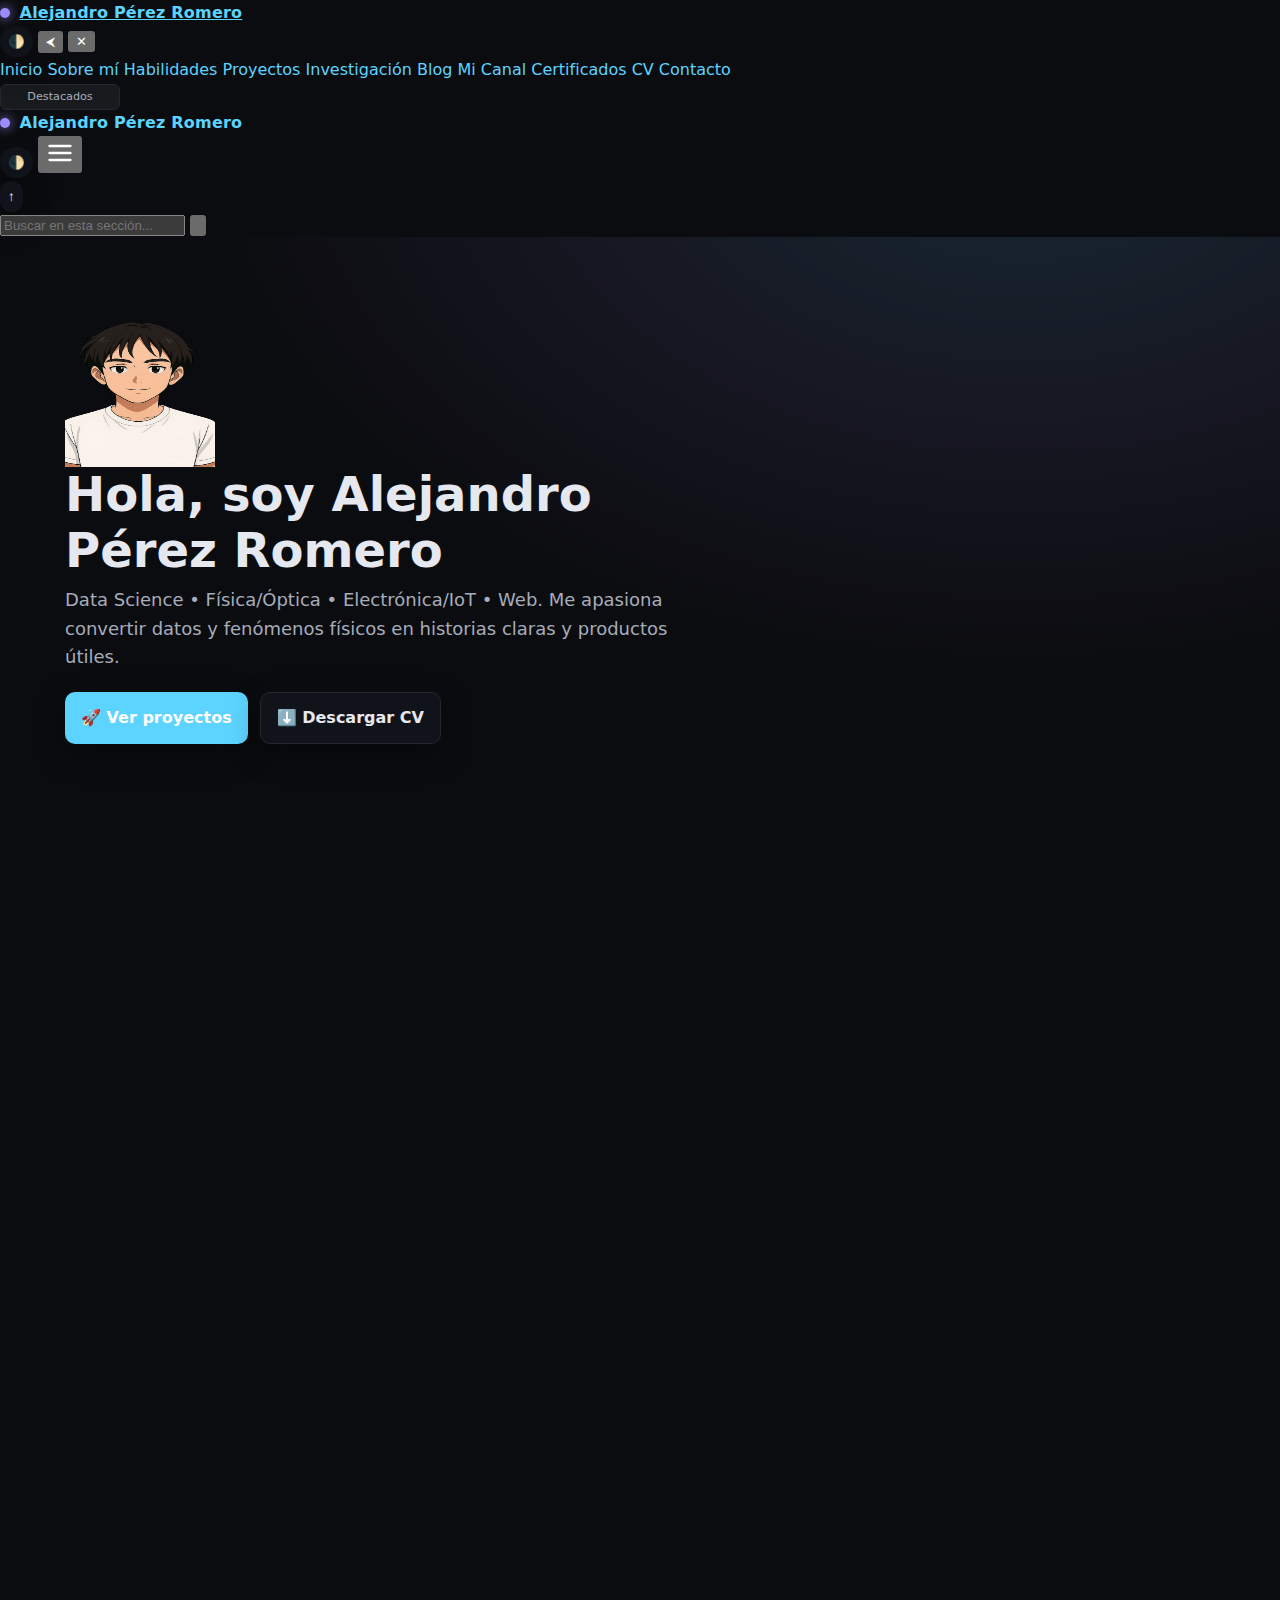
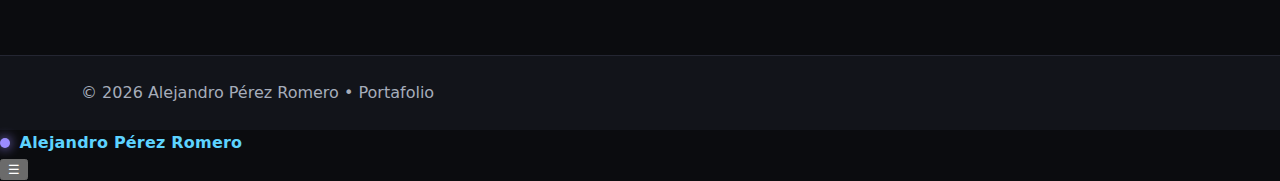
<file: index.html>
<!DOCTYPE html>
<html lang="es" data-theme="dark">
<head>
  <meta charset="utf-8" />
  <meta name="viewport" content="width=device-width, initial-scale=1" />
  <title>Alejandro Pérez Romero — Portafolio</title>
  <meta name="description" content="Portafolio de Alejandro Pérez Romero: Data Science, Física/Óptica, Electrónica/IoT y Web." />
  <link rel="icon" href="./assets/img/favicon.webp" type="image/webp" />
  <meta property="og:type" content="website" />
  <meta property="og:title" content="Alejandro Pérez Romero — Portafolio" />
  <meta property="og:description" content="Proyectos, investigación, blog y contacto." />
  <meta property="og:image" content="./assets/img/Avatarmio.webp" />
  <link rel="stylesheet" href="./assets/css/styles.css" />
  <meta name="google-site-verification" content="NTzVULEDDcHTZvPJV0I1j968tyx6gSN5YbxncKZtkjE" />
</head>
<body>
  <!-- Barra de búsqueda -->
  <div class="search-container">
    <input type="text" class="search-input" placeholder="Buscar en esta sección..." id="searchInput">
    <button class="search-button" onclick="toggleSearch()" aria-label="Buscar">
      <svg viewBox="0 0 24 24" fill="none" stroke="currentColor" stroke-width="2">
        <circle cx="11" cy="11" r="8"></circle>
        <path d="m21 21-4.35-4.35"></path>
      </svg>
    </button>
  </div>

  <header class="hero">
    <div class="container hero-inner">
      <div class="hero-content">
        <picture>
          <source type="image/webp" srcset="./assets/img/Avatarmio.webp" />
          <img class="avatar" src="./assets/img/Avatarmio.webp" width="150" height="150" alt="Avatar de Alejandro" />
        </picture>
        <div>
          <h1>Hola, soy <span class="text-primary">Alejandro Pérez Romero</span></h1>
          <p class="lead">Data Science • Física/Óptica • Electrónica/IoT • Web. Me apasiona convertir datos y fenómenos físicos en historias claras y productos útiles.</p>
          <div class="hero-cta">
            <a class="btn" href="./projects.html">🚀 Ver proyectos</a>
            <a class="btn secondary" href="./public/docs/Alejandro_Perez_Romero_CV.pdf" target="_blank" rel="noopener">⬇️ Descargar CV</a>
          </div>
        </div>
      </div>
    </div>
  </header>

  <main class="container">
    <section aria-labelledby="destacados" class="reveal">
      <div class="section-head">
        <h2 id="destacados">Destacados</h2>
        <a href="./projects.html">Todos los proyectos →</a>
      </div>
      <div class="grid cards">
        <article class="card" data-tilt>
          <h3>Fotografía Schlieren con IA</h3>
          <p>Visualización de gradientes térmicos con setup casero y visión por computadora.</p>
          <div class="tags"><span class="tag">Python</span><span class="tag">OpenCV</span></div>
        </article>
        <article class="card" data-tilt>
          <h3>Espectroscopio casero</h3>
          <p>Captura y análisis espectral de fuentes de referencia usando Python.</p>
          <div class="tags"><span class="tag">Óptica</span><span class="tag">Numpy</span></div>
        </article>
        <article class="card" data-tilt>
          <h3>Contador de pasos con acelerómetro</h3>
          <p>Filtro y conteo de eventos con umbrales adaptativos (Arduino + MPU6050).</p>
          <div class="tags"><span class="tag">IoT</span><span class="tag">Señales</span></div>
        </article>
      </div>
    </section>

    <section aria-labelledby="blog-home" class="reveal">
      <div class="section-head">
        <h2 id="blog-home">Notas recientes</h2>
        <a href="./blog.html">Ver blog →</a>
      </div>
      <div class="grid cards">
        <article class="card">
          <h3>ANOVA en R: guía express</h3>
          <p>Cuándo usar ANOVA y cómo interpretar sus resultados en pocos pasos.</p>
        </article>
        <article class="card">
          <h3>Pipelines con pandas</h3>
          <p>Estructura tus transformaciones con claridad y reproducibilidad.</p>
        </article>
      </div>
    </section>
  </main>

  <script src="./assets/js/data.js" defer></script>
  <script src="./assets/js/app.js" defer></script>
  <script src="./assets/js/animations.js" defer></script>
</body>
</html>
</file>
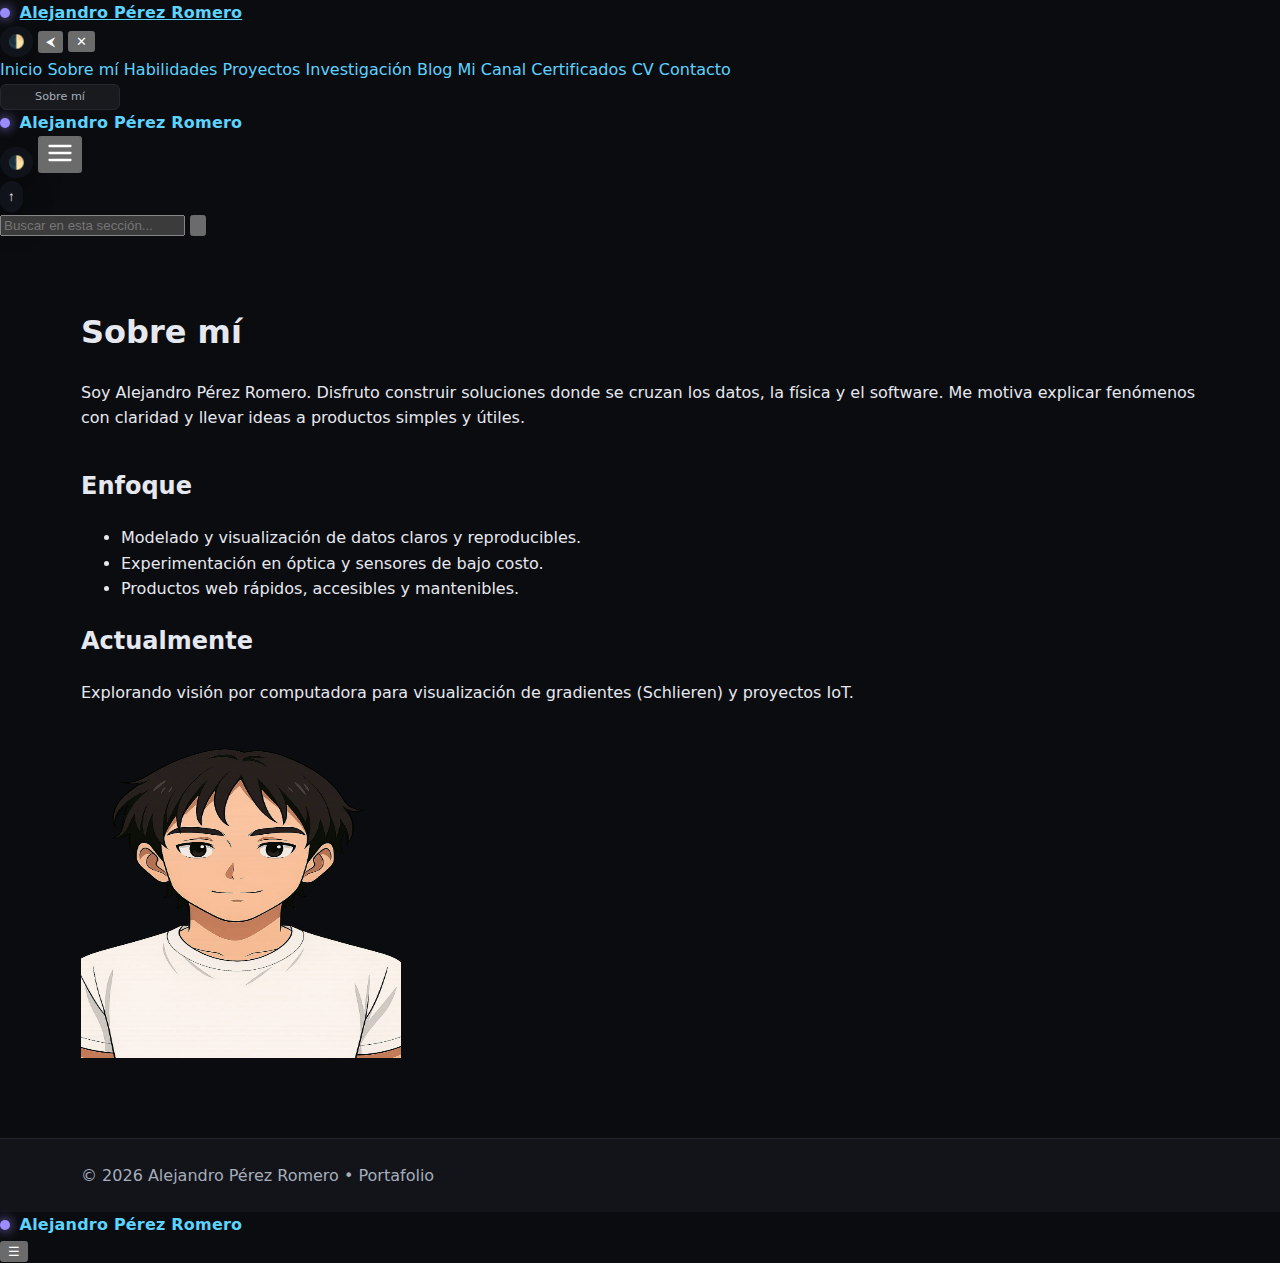
<file: about.html>
<!DOCTYPE html>
<html lang="es" data-theme="dark">
<head>
  <meta charset="utf-8" />
  <meta name="viewport" content="width=device-width, initial-scale=1" />
  <title>Sobre mí — Alejandro Pérez Romero</title>
  <meta name="description" content="Conoce a Alejandro Pérez Romero: formación, intereses y enfoque de trabajo." />
  <link rel="icon" href="./assets/img/favicon.webp" type="image/webp" />
  <meta property="og:type" content="website" />
  <meta property="og:title" content="Sobre mí — Alejandro Pérez Romero" />
  <meta property="og:description" content="Data Science, Física/Óptica, IoT y Web." />
  <meta property="og:image" content="./assets/img/Avatarmio.webp" />
  <link rel="stylesheet" href="./assets/css/styles.css" />
</head>
<body>
  <!-- Barra de búsqueda -->
  <div class="search-container">
    <input type="text" class="search-input" placeholder="Buscar en esta sección..." id="searchInput">
    <button class="search-button" onclick="toggleSearch()" aria-label="Buscar">
      <svg viewBox="0 0 24 24" fill="none" stroke="currentColor" stroke-width="2">
        <circle cx="11" cy="11" r="8"></circle>
        <path d="m21 21-4.35-4.35"></path>
      </svg>
    </button>
  </div>

  <main class="container">
    <section aria-labelledby="titulo" class="reveal">
      <h1 id="titulo">Sobre mí</h1>
      <p>
        Soy Alejandro Pérez Romero. Disfruto construir soluciones donde se cruzan los datos, la física y el software.
        Me motiva explicar fenómenos con claridad y llevar ideas a productos simples y útiles.
      </p>
      <div class="grid about-grid">
        <div>
          <h2>Enfoque</h2>
          <ul>
            <li>Modelado y visualización de datos claros y reproducibles.</li>
            <li>Experimentación en óptica y sensores de bajo costo.</li>
            <li>Productos web rápidos, accesibles y mantenibles.</li>
          </ul>
          <h2>Actualmente</h2>
          <p>Explorando visión por computadora para visualización de gradientes (Schlieren) y proyectos IoT.</p>
        </div>
        <aside>
          <picture>
            <source type="image/webp" srcset="./assets/img/Avatarmio.webp" />
            <img class="avatar" src="./assets/img/Avatarmio.webp" alt="Foto de Alejandro Pérez Romero" width="320" height="320" loading="lazy" decoding="async"/>
          </picture>
        </aside>
      </div>
    </section>
  </main>
  <script src="./assets/js/data.js" defer></script>
  <script src="./assets/js/app.js" defer></script>
  <script src="./assets/js/animations.js" defer></script>
</body>
</html>
</file>
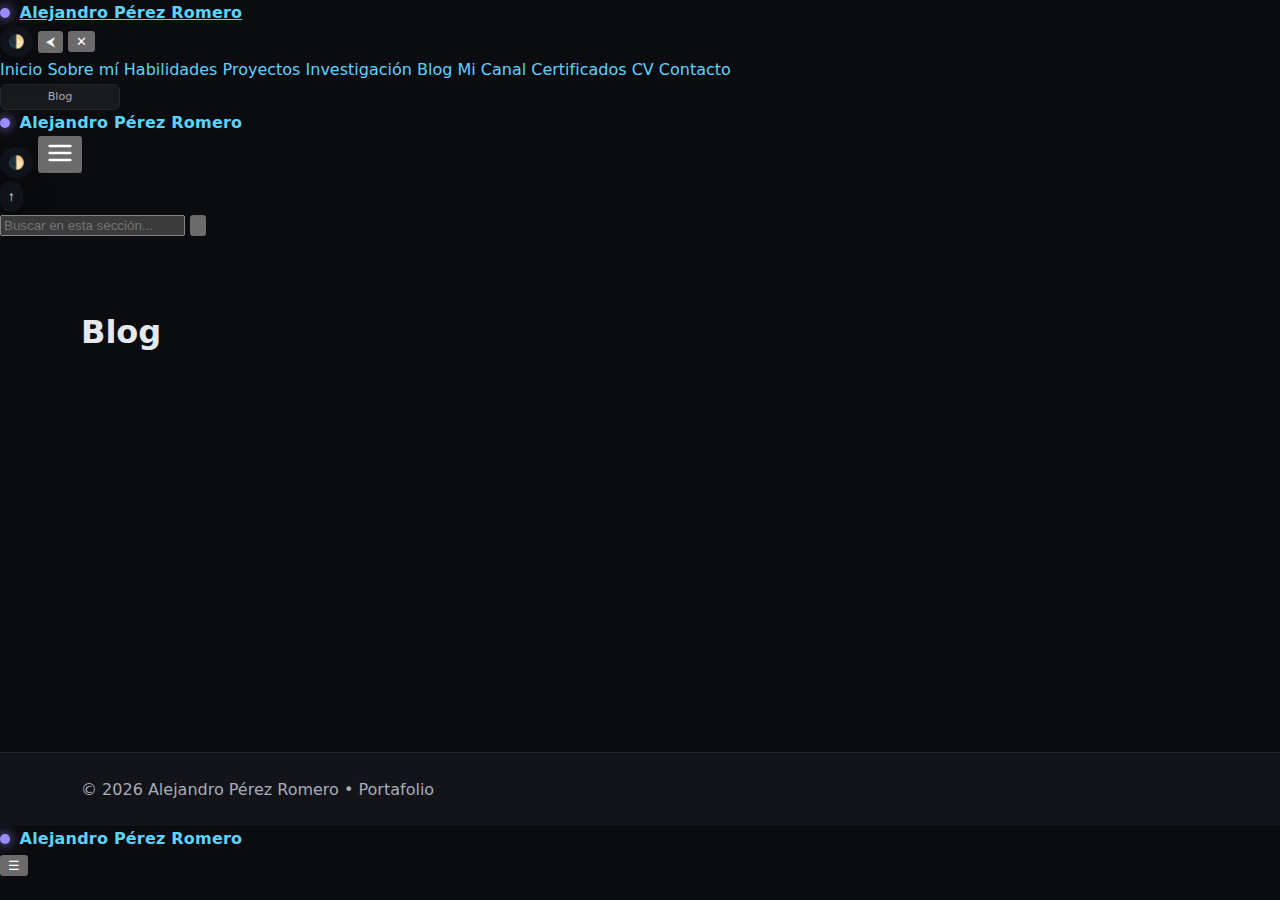
<file: blog.html>
<!DOCTYPE html>
<html lang="es" data-theme="dark">
<head>
  <meta charset="utf-8" />
  <meta name="viewport" content="width=device-width, initial-scale=1" />
  <title>Blog — Alejandro Pérez Romero</title>
  <meta name="description" content="Notas técnicas y apuntes breves." />
  <link rel="icon" href="./assets/img/favicon.webp" type="image/webp" />
  <meta property="og:title" content="Blog — Alejandro Pérez Romero" />
  <meta property="og:image" content="./assets/img/placeholder.svg" />
  <link rel="stylesheet" href="./assets/css/styles.css" />
</head>
<body>
  <!-- Barra de búsqueda -->
  <div class="search-container">
    <input type="text" class="search-input" placeholder="Buscar en esta sección..." id="searchInput">
    <button class="search-button" onclick="toggleSearch()" aria-label="Buscar">
      <svg viewBox="0 0 24 24" fill="none" stroke="currentColor" stroke-width="2">
        <circle cx="11" cy="11" r="8"></circle>
        <path d="m21 21-4.35-4.35"></path>
      </svg>
    </button>
  </div>

  <main class="container">
    <section aria-labelledby="titulo" class="reveal">
      <h1 id="titulo">Blog</h1>
      <div id="postsList" class="grid cards"></div>
    </section>
  </main>
  <script src="./assets/js/data.js" defer></script>
  <script src="./assets/js/app.js" defer></script>
  <script src="./assets/js/animations.js" defer></script>
</body>
</html>
</file>
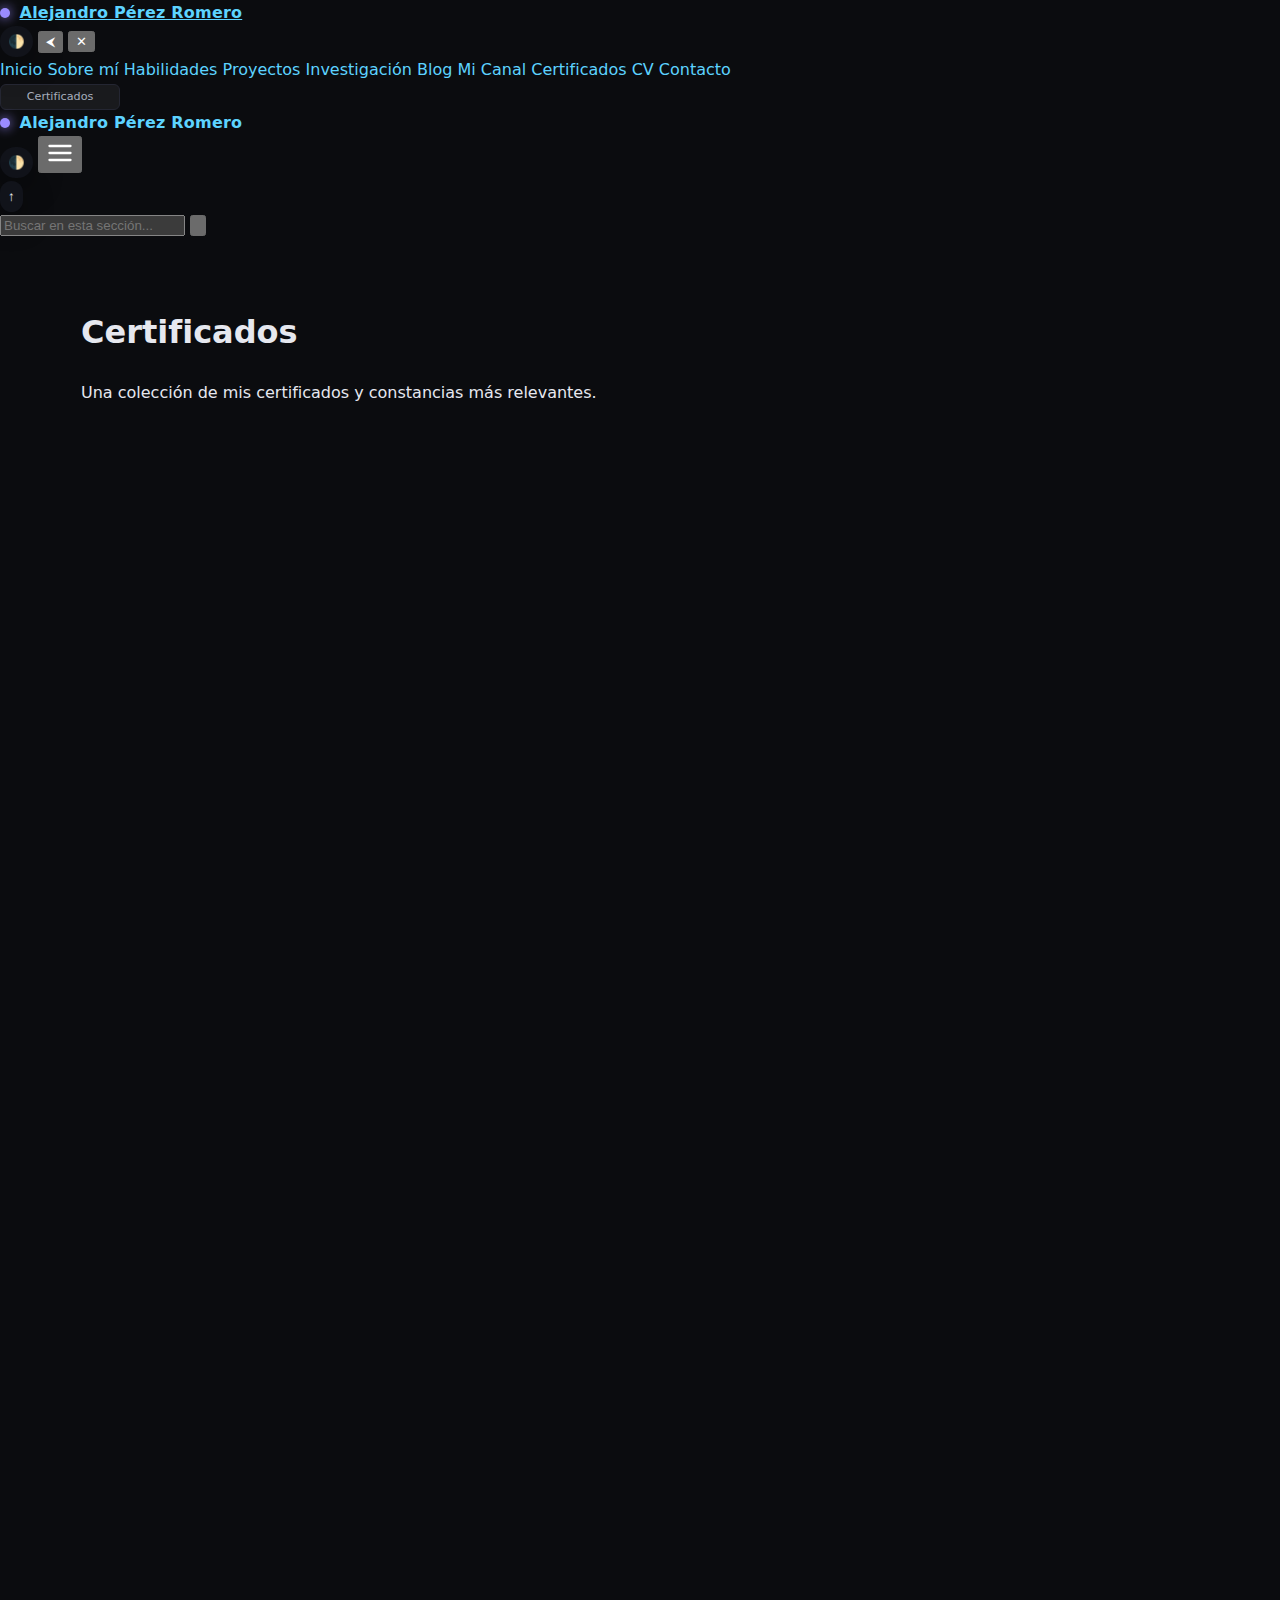
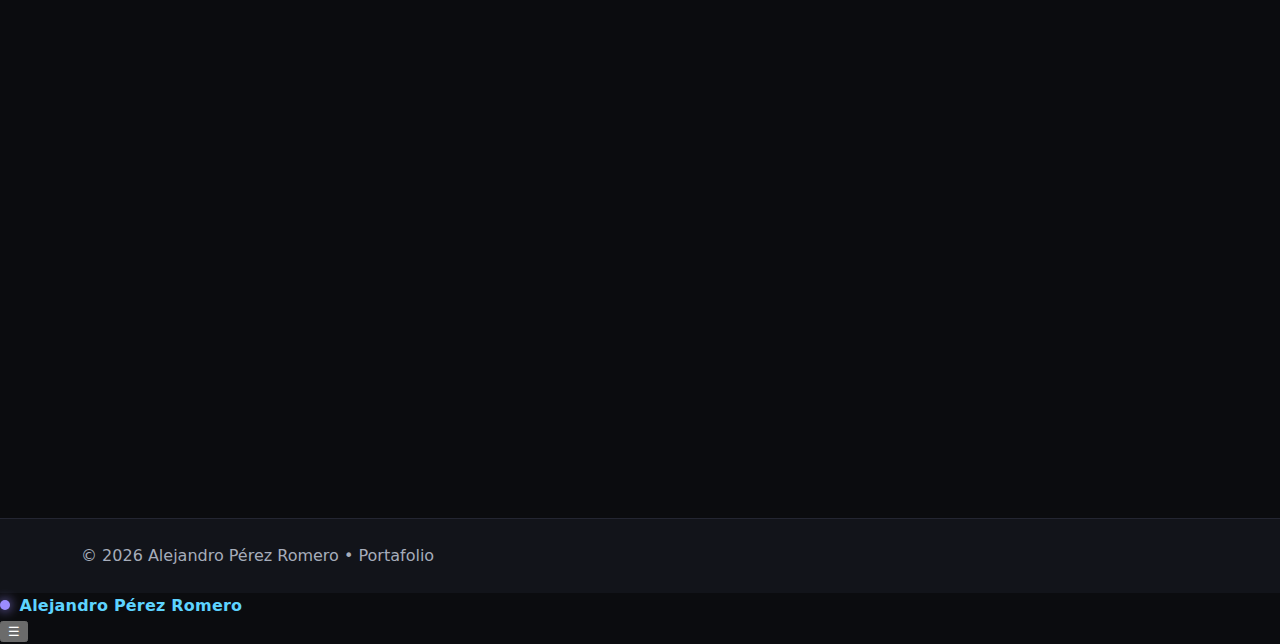
<file: certificates.html>
<!DOCTYPE html>
<html lang="es" data-theme="dark">
<head>
  <meta charset="utf-8" />
  <meta name="viewport" content="width=device-width, initial-scale=1" />
  <title>Certificados — Alejandro Pérez Romero</title>
  <meta name="description" content="Certificados y constancias." />
  <link rel="icon" href="./assets/img/favicon.webp" type="image/webp" />
  <meta property="og:title" content="Certificados — Alejandro Pérez Romero" />
  <meta property="og:image" content="./assets/img/placeholder.svg" />
  <link rel="stylesheet" href="./assets/css/styles.css" />
</head>
<body>
  <!-- Barra de búsqueda -->
  <div class="search-container">
    <input type="text" class="search-input" placeholder="Buscar en esta sección..." id="searchInput">
    <button class="search-button" onclick="toggleSearch()" aria-label="Buscar">
      <svg viewBox="0 0 24 24" fill="none" stroke="currentColor" stroke-width="2">
        <circle cx="11" cy="11" r="8"></circle>
        <path d="m21 21-4.35-4.35"></path>
      </svg>
    </button>
  </div>

  <main class="container">
    <section aria-labelledby="titulo" class="reveal">
      <h1 id="titulo">Certificados</h1>
      <p>Una colección de mis certificados y constancias más relevantes.</p>
      <div id="certificatesGrid" class="grid grid-auto-280">
        <!-- Los certificados se cargan aquí -->
      </div>
    </section>
  </main>
  <script src="./assets/js/data.js" defer></script>
  <script src="./assets/js/app.js" defer></script>
  <script src="./assets/js/animations.js" defer></script>
</body>
</html>
</file>
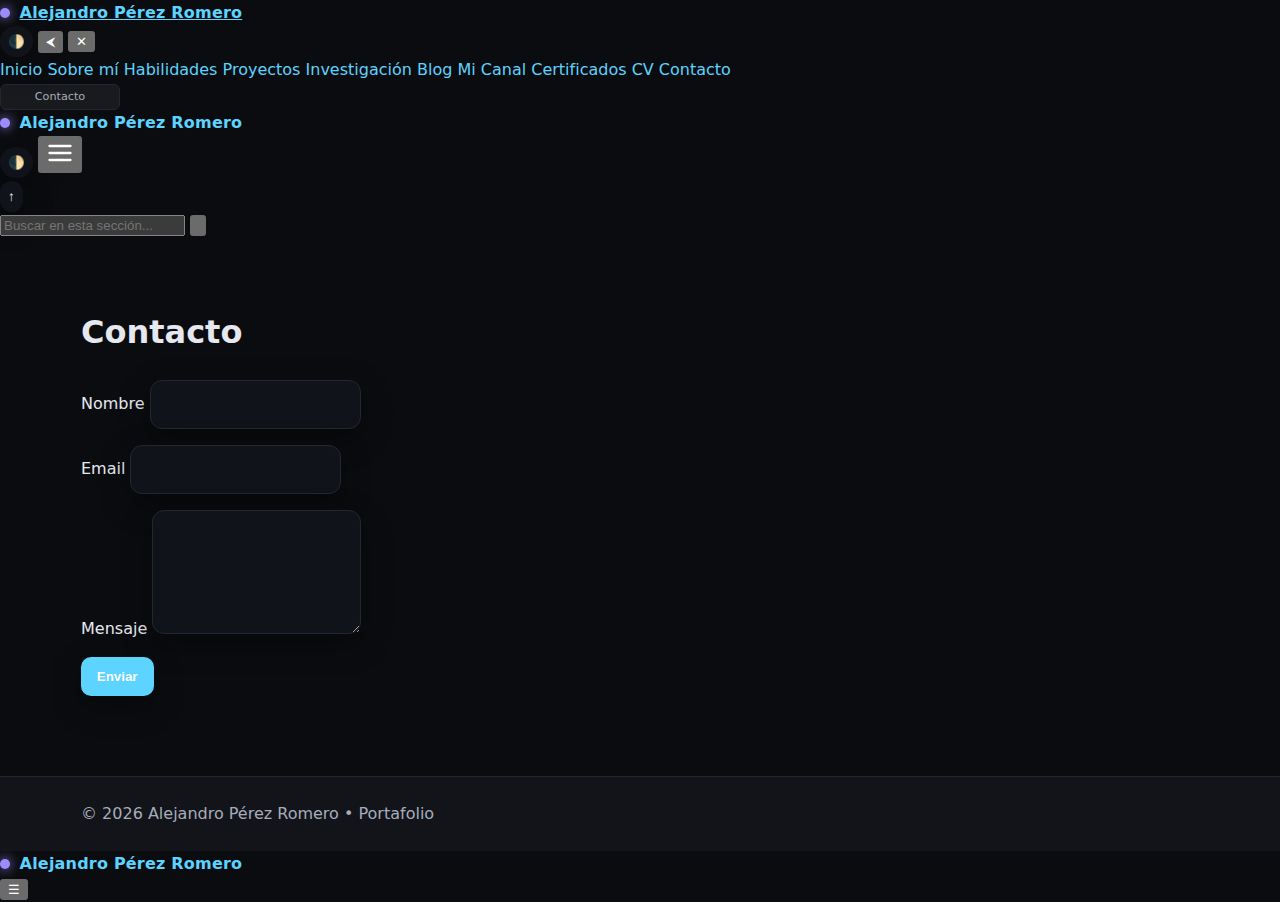
<file: contact.html>
<!DOCTYPE html>
<html lang="es" data-theme="dark">
<head>
  <meta charset="utf-8" />
  <meta name="viewport" content="width=device-width, initial-scale=1" />
  <title>Contacto — Alejandro Pérez Romero</title>
  <meta name="description" content="Formulario de contacto y correo directo." />
  <link rel="icon" href="./assets/img/favicon.webp" type="image/webp" />
  <meta property="og:title" content="Contacto — Alejandro Pérez Romero" />
  <meta property="og:image" content="./assets/img/placeholder.svg" />
  <link rel="stylesheet" href="./assets/css/styles.css" />
</head>
<body>
  <!-- Barra de búsqueda -->
  <div class="search-container">
    <input type="text" class="search-input" placeholder="Buscar en esta sección..." id="searchInput">
    <button class="search-button" onclick="toggleSearch()" aria-label="Buscar">
      <svg viewBox="0 0 24 24" fill="none" stroke="currentColor" stroke-width="2">
        <circle cx="11" cy="11" r="8"></circle>
        <path d="m21 21-4.35-4.35"></path>
      </svg>
    </button>
  </div>

  <main class="container">
    <section aria-labelledby="titulo" class="reveal">
      <h1 id="titulo">Contacto</h1>
      <form id="contactForm" method="POST" action="https://formspree.io/f/mgvzbdgg" class="grid grid-2 max-w-720">
        <div>
          <label for="name">Nombre</label>
          <input id="name" name="name" type="text" required class="card p-sm" />
        </div>
        <div>
          <label for="email">Email</label>
          <input id="email" name="email" type="email" required class="card p-sm" />
        </div>
        <div class="col-span-2">
          <label for="message">Mensaje</label>
          <textarea id="message" name="message" rows="6" required class="card p-sm"></textarea>
        </div>
        <div class="col-span-2 flex gap-05">
          <button class="btn" type="submit">Enviar</button>
        </div>
      </form>
    </section>
  </main>
  <script src="./assets/js/data.js" defer></script>
  <script src="./assets/js/app.js" defer></script>
  <script src="./assets/js/animations.js" defer></script>
</body>
</html>
</file>
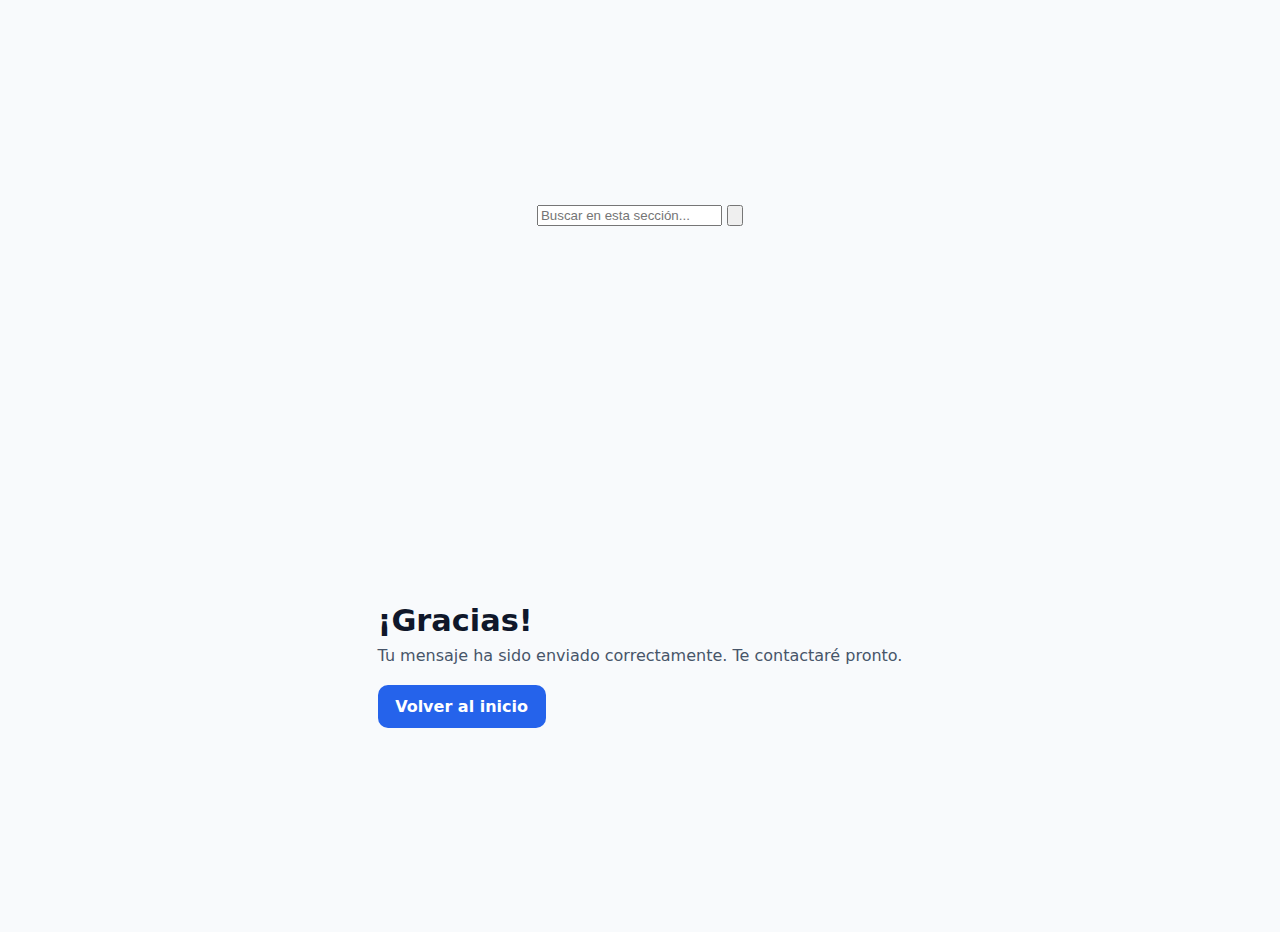
<file: gracias.html>
<!doctype html>
<html lang="es">
<head>
  <meta charset="utf-8">
  <title>¡Gracias!</title>
  <link rel="icon" href="./assets/img/favicon.webp" type="image/webp" />
  <meta name="viewport" content="width=device-width, initial-scale=1">
  <meta name="robots" content="noindex">
  <style>
    :root { color-scheme: light dark; }
    body {
      margin: 0;
      font-family: system-ui, -apple-system, Segoe UI, Roboto, Inter, Arial, sans-serif;
      background: #f8fafc;
      color: #0f172a;
      display: grid;
      place-items: center;
      min-height: 100dvh;
      padding: 1rem;
    }
    .card {
      background: #ffffff;
      border: 1px solid #e5e7eb;
      border-radius: 14px;
      padding: 2rem;
      max-width: 640px;
      width: 100%;
      text-align: center;
      box-shadow: 0 6px 20px rgba(0,0,0,0.08);
    }
    h1 { margin: 0 0 0.5rem; font-size: 1.9rem; }
    p { margin: 0 0 1.25rem; color: #475569; }
    a.button {
      display: inline-block;
      background: #2563eb;
      color: #fff;
      text-decoration: none;
      padding: 0.75rem 1.1rem;
      border-radius: 10px;
      font-weight: 600;
    }
    a.button:hover { background: #1d4ed8; }
  </style>
</head>
<body>
  <!-- Barra de búsqueda -->
  <div class="search-container">
    <input type="text" class="search-input" placeholder="Buscar en esta sección..." id="searchInput">
    <button class="search-button" onclick="toggleSearch()" aria-label="Buscar">
      <svg viewBox="0 0 24 24" fill="none" stroke="currentColor" stroke-width="2">
        <circle cx="11" cy="11" r="8"></circle>
        <path d="m21 21-4.35-4.35"></path>
      </svg>
    </button>
  </div>

  <main class="container" role="main">
    <h1>¡Gracias!</h1>
    <p>Tu mensaje ha sido enviado correctamente. Te contactaré pronto.</p>
    <a class="button" href="/">Volver al inicio</a>
  </main>
</body>
</html>
</file>
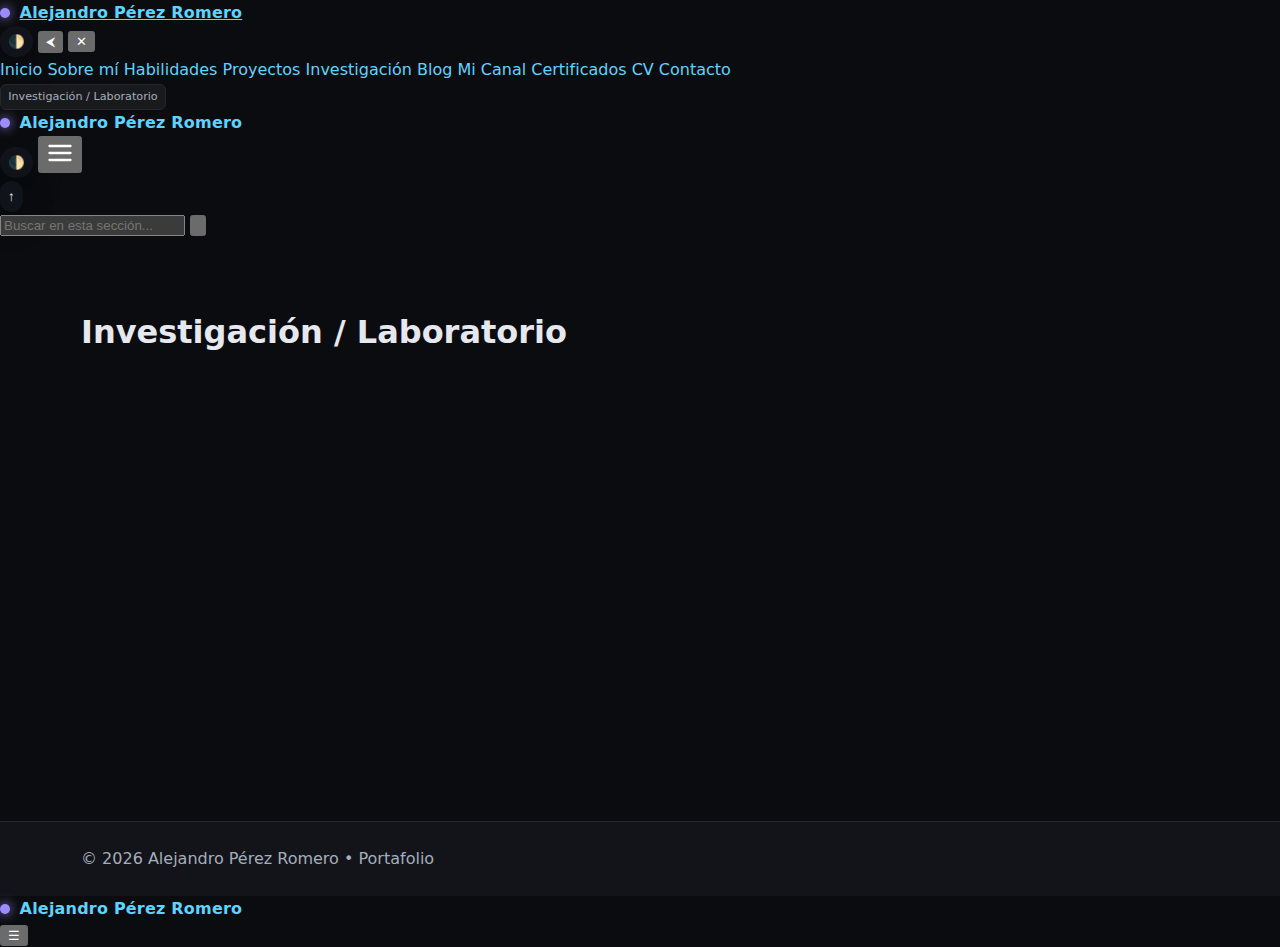
<file: research.html>
<!DOCTYPE html>
<html lang="es" data-theme="dark">
<head>
  <meta charset="utf-8" />
  <meta name="viewport" content="width=device-width, initial-scale=1" />
  <title>Investigación — Alejandro Pérez Romero</title>
  <meta name="description" content="Entradas de investigación con enlaces a PDFs." />
  <link rel="icon" href="./assets/img/favicon.webp" type="image/webp" />
  <meta property="og:title" content="Investigación — Alejandro Pérez Romero" />
  <meta property="og:image" content="./assets/img/placeholder.svg" />
  <link rel="stylesheet" href="./assets/css/styles.css" />
</head>
<body>
  <!-- Barra de búsqueda -->
  <div class="search-container">
    <input type="text" class="search-input" placeholder="Buscar en esta sección..." id="searchInput">
    <button class="search-button" onclick="toggleSearch()" aria-label="Buscar">
      <svg viewBox="0 0 24 24" fill="none" stroke="currentColor" stroke-width="2">
        <circle cx="11" cy="11" r="8"></circle>
        <path d="m21 21-4.35-4.35"></path>
      </svg>
    </button>
  </div>

  <main class="container">
    <section aria-labelledby="titulo" class="reveal">
      <h1 id="titulo">Investigación / Laboratorio</h1>
      <div id="researchList" class="grid cards"></div>
    </section>
  </main>
  <script src="./assets/js/data.js" defer></script>
  <script src="./assets/js/app.js" defer></script>
  <script src="./assets/js/animations.js" defer></script>
</body>
</html>
</file>
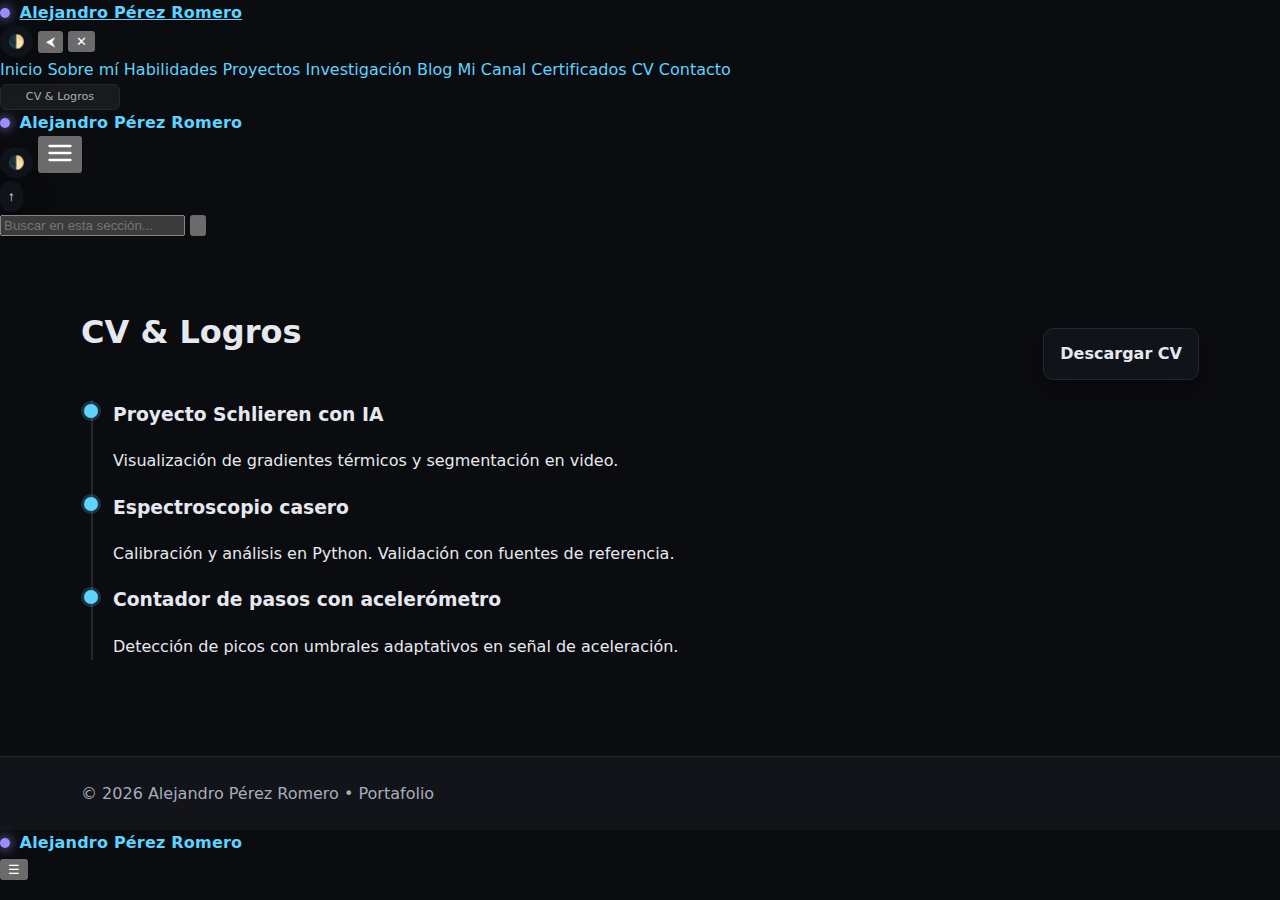
<file: resume.html>
<!DOCTYPE html>
<html lang="es" data-theme="dark">
<head>
  <meta charset="utf-8" />
  <meta name="viewport" content="width=device-width, initial-scale=1" />
  <title>CV — Alejandro Pérez Romero</title>
  <meta name="description" content="Logros y experiencia. Descarga del CV en PDF." />
  <link rel="icon" href="./assets/img/favicon.webp" type="image/webp" />
  <meta property="og:title" content="CV — Alejandro Pérez Romero" />
  <meta property="og:image" content="./assets/img/placeholder.svg" />
  <link rel="stylesheet" href="./assets/css/styles.css" />
</head>
<body>
  <!-- Barra de búsqueda -->
  <div class="search-container">
    <input type="text" class="search-input" placeholder="Buscar en esta sección..." id="searchInput">
    <button class="search-button" onclick="toggleSearch()" aria-label="Buscar">
      <svg viewBox="0 0 24 24" fill="none" stroke="currentColor" stroke-width="2">
        <circle cx="11" cy="11" r="8"></circle>
        <path d="m21 21-4.35-4.35"></path>
      </svg>
    </button>
  </div>

  <main class="container">
    <section aria-labelledby="titulo" class="reveal">
      <div class="section-head">
        <h1 id="titulo">CV & Logros</h1>
        <a class="btn secondary" href="./public/docs/Alejandro_Perez_Romero_CV.pdf" target="_blank" rel="noopener">Descargar CV</a>
      </div>
      <div class="timeline">
        <div class="timeline-item">
          <h3>Proyecto Schlieren con IA</h3>
          <p>Visualización de gradientes térmicos y segmentación en video.</p>
        </div>
        <div class="timeline-item">
          <h3>Espectroscopio casero</h3>
          <p>Calibración y análisis en Python. Validación con fuentes de referencia.</p>
        </div>
        <div class="timeline-item">
          <h3>Contador de pasos con acelerómetro</h3>
          <p>Detección de picos con umbrales adaptativos en señal de aceleración.</p>
        </div>
      </div>
    </section>
  </main>
  <script src="./assets/js/data.js" defer></script>
  <script src="./assets/js/app.js" defer></script>
  <script src="./assets/js/animations.js" defer></script>
</body>
</html>
</file>
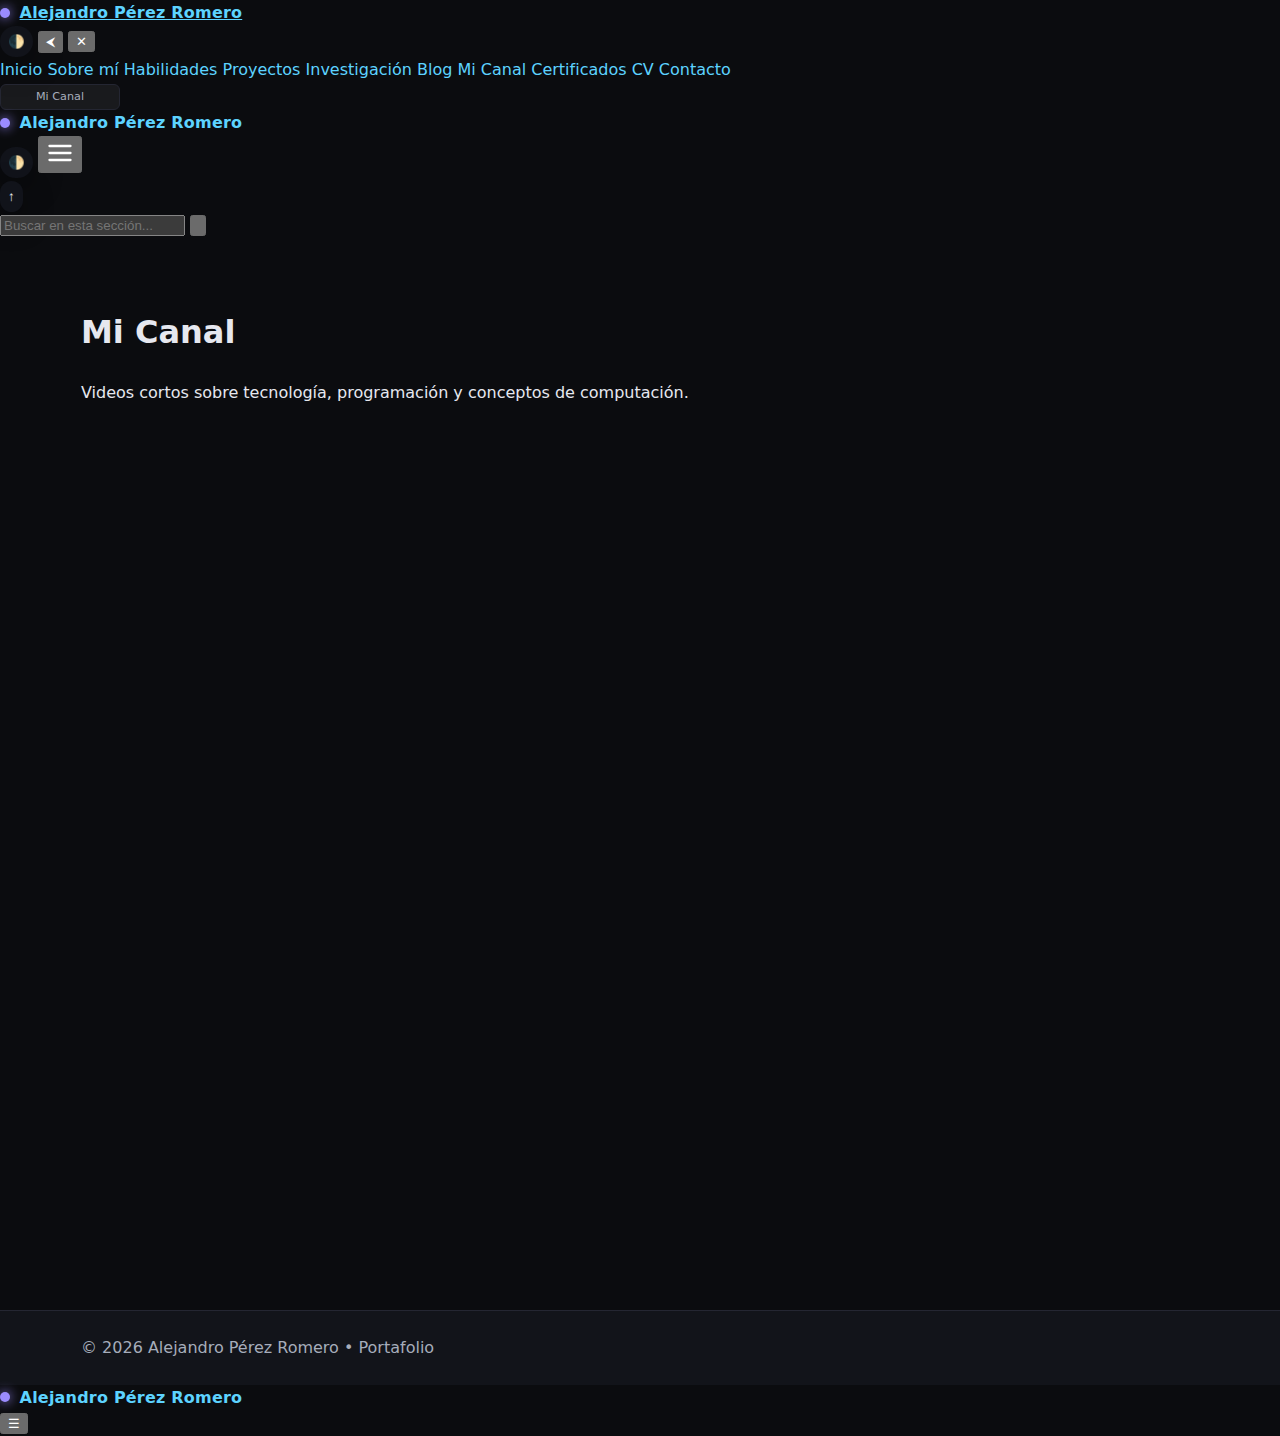
<file: talks.html>
<!DOCTYPE html>
<html lang="es" data-theme="dark">
<head>
  <meta charset="utf-8" />
  <meta name="viewport" content="width=device-width, initial-scale=1" />
  <title>Mi Canal — Alejandro Pérez Romero</title>
  <meta name="description" content="Videos sobre tecnología, programación y más." />
  <link rel="icon" href="./assets/img/favicon.webp" type="image/webp" />
  <meta property="og:title" content="Mi Canal — Alejandro Pérez Romero" />
  <meta property="og:image" content="./assets/img/placeholder.svg" />
  <link rel="stylesheet" href="./assets/css/styles.css" />
</head>
<body>
  <!-- Barra de búsqueda -->
  <div class="search-container">
    <input type="text" class="search-input" placeholder="Buscar en esta sección..." id="searchInput">
    <button class="search-button" onclick="toggleSearch()" aria-label="Buscar">
      <svg viewBox="0 0 24 24" fill="none" stroke="currentColor" stroke-width="2">
        <circle cx="11" cy="11" r="8"></circle>
        <path d="m21 21-4.35-4.35"></path>
      </svg>
    </button>
  </div>

  <main class="container">
    <section aria-labelledby="titulo" class="reveal">
      <h1 id="titulo">Mi Canal</h1>
      <p>Videos cortos sobre tecnología, programación y conceptos de computación.</p>
      <div id="talksGrid" class="grid grid-auto-320">
        <!-- Los videos se cargan aquí -->
      </div>
    </section>
  </main>
  <script src="./assets/js/data.js" defer></script>
  <script src="./assets/js/app.js" defer></script>
  <script src="./assets/js/animations.js" defer></script>
</body>
</html>
</file>
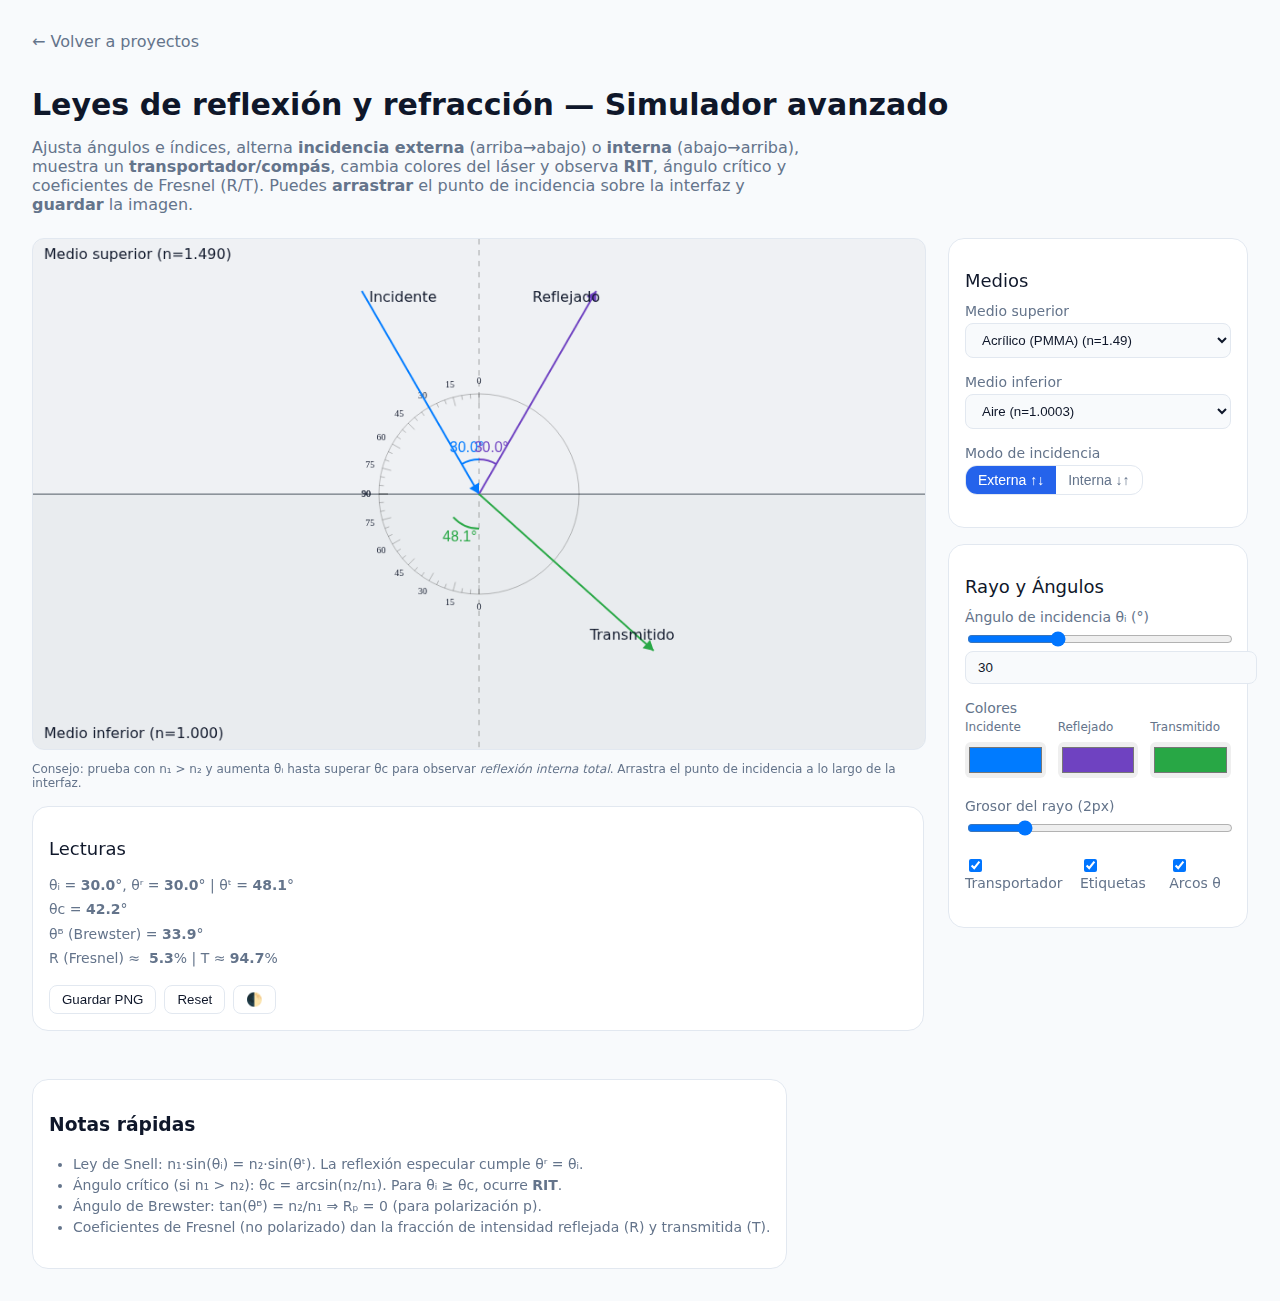
<file: public/demos/optica-leyes.html>
<!DOCTYPE html>
<html lang="es">
<head>
  <meta charset="utf-8">
  <meta name="viewport" content="width=device-width, initial-scale=1.0">
  <title>Leyes de reflexión y refracción — Simulador avanzado</title>
  <meta name="description" content="Simulador avanzado de óptica para explorar la Ley de Snell, reflexión interna total, ángulo de Brewster y coeficientes de Fresnel.">
  <link rel="icon" href="../../assets/img/favicon.webp" type="image/webp">
  <link rel="stylesheet" href="./optica-leyes.css">
</head>
<body>
  <div class="container">
    <a href="../../projects.html" class="back-link">← Volver a proyectos</a>
    <h1>Leyes de reflexión y refracción — Simulador avanzado</h1>
        <p class="lead">
      Ajusta ángulos e índices, alterna <b>incidencia externa</b> (arriba→abajo) o <b>interna</b> (abajo→arriba),
      muestra un <b>transportador/compás</b>, cambia colores del láser y observa <b>RIT</b>, ángulo crítico y coeficientes
      de Fresnel (R/T). Puedes <b>arrastrar</b> el punto de incidencia sobre la interfaz y <b>guardar</b> la imagen.
    </p>


    <div class="simulator-layout">
      <!-- Canvas (ahora a la izquierda) -->
      <div class="canvas-container">
        <canvas id="scene"></canvas>
        <div class="control-card angle-control-mobile mt-1">
          <div class="form-group">
            <label id="lbl-angleDegMobile" for="angleDegMobile">Ángulo de incidencia θᵢ (°)</label>
            <input type="range" id="angleDegMobile" min="0" max="89.9" step="0.1" aria-labelledby="lbl-angleDegMobile">
            <input type="number" id="angleDegNumMobile" min="0" max="89.9" step="0.1" aria-labelledby="lbl-angleDegMobile">
          </div>
        </div>
        <p class="helper-text">
          Consejo: prueba con n₁ &gt; n₂ y aumenta θᵢ hasta superar θc para observar <em>reflexión interna total</em>.
          Arrastra el punto de incidencia a lo largo de la interfaz.
        </p>
        <div class="control-card mt-1">
          <h2>Lecturas</h2>
          <ul class="results-list" id="resultsList">
            <li>θᵢ = <b id="resThI">—</b>°, θʳ = <b id="resThR">—</b>° | θᵗ = <b id="resThT">—</b>°</li>
            <li>θc = <b id="resThC">—</b>°</li>
            <li>θᴮ (Brewster) = <b id="resThB">—</b>°</li>
            <li>R (Fresnel) ≈ <b id="resR">—</b>% | T ≈ <b id="resT">—</b>% <span id="resTIR"></span></li>
          </ul>
          <div class="action-buttons">
            <button id="saveBtn" class="btn">Guardar PNG</button>
            <button id="resetBtn" class="btn">Reset</button>
            <button id="themeToggleBtn" class="btn" aria-label="Cambiar tema">🌓</button>
          </div>
        </div>
      </div>

      <!-- Controles (ahora a la derecha) -->
      <div class="controls-sidebar">
      <!-- Columna 1: materiales -->
      <div class="control-card">
        <h2>Medios</h2>
        <div class="form-group">
          <label for="topMat">Medio superior</label>
          <select id="topMat"></select>
          <label id="nTopCustomLabel" for="nTopCustom" class="sub-label hidden">Índice (n) personalizado</label>
          <input type="number" id="nTopCustom" min="1" step="0.01" class="hidden mt-05" placeholder="1.50">
        </div>
        <div class="form-group">
          <label for="botMat">Medio inferior</label>
          <select id="botMat"></select>
          <label id="nBotCustomLabel" for="nBotCustom" class="sub-label hidden">Índice (n) personalizado</label>
          <input type="number" id="nBotCustom" min="1" step="0.01" class="hidden mt-05" placeholder="1.00">
        </div>
        <div class="form-group">
          <label>Modo de incidencia</label>
          <div class="toggle-group" id="fromTopToggle" role="group" aria-label="Modo de incidencia">
            <button data-value="true" class="active" aria-pressed="true">Externa ↑↓</button>
            <button data-value="false" aria-pressed="false">Interna ↓↑</button>
          </div>
        </div>
      </div>

      <!-- Columna 2: ángulo y estilo -->
      <div class="control-card">
        <h2>Rayo y Ángulos</h2>
        <div class="form-group angle-control-desktop">
          <label id="lbl-angleDeg" for="angleDeg">Ángulo de incidencia θᵢ (°)</label>
          <input type="range" id="angleDeg" min="0" max="89.9" step="0.1" aria-labelledby="lbl-angleDeg">
          <input type="number" id="angleDegNum" min="0" max="89.9" step="0.1" aria-labelledby="lbl-angleDeg">
        </div>
        <div class="form-group">
          <label>Colores</label>
          <div class="color-inputs">
            <label>Incidente <input type="color" id="colorIncident" aria-label="Color del rayo incidente"></label>
            <label>Reflejado <input type="color" id="colorReflected" aria-label="Color del rayo reflejado"></label>
            <label>Transmitido <input type="color" id="colorTransmitted" aria-label="Color del rayo transmitido"></label>
          </div>
        </div>
        <div class="form-group">
          <label for="rayWidth">Grosor del rayo (<span id="rayWidthVal"></span>px)</label>
          <input type="range" id="rayWidth" min="1" max="6" step="0.5">
        </div>
        <div class="form-group flags-row">
          <label><input type="checkbox" id="showProtractor"> Transportador</label>
          <label><input type="checkbox" id="showLabels"> Etiquetas</label>
          <label><input type="checkbox" id="showArcs"> Arcos θ</label>
        </div>
      </div>

    </div>
    <!-- Notas teóricas -->
    <div class="notes-card">
      <h3>Notas rápidas</h3>
      <ul>
        <li>Ley de Snell: n₁·sin(θᵢ) = n₂·sin(θᵗ). La reflexión especular cumple θʳ = θᵢ.</li>
        <li>Ángulo crítico (si n₁ > n₂): θc = arcsin(n₂/n₁). Para θᵢ ≥ θc, ocurre <b>RIT</b>.</li>
        <li>Ángulo de Brewster: tan(θᴮ) = n₂/n₁ ⇒ Rₚ = 0 (para polarización p).</li>
        <li>Coeficientes de Fresnel (no polarizado) dan la fracción de intensidad reflejada (R) y transmitida (T).</li>
      </ul>
    </div>
  </div>

  <script src="./optica-leyes.js"></script>
</body>
</html>
</file>
<file: assets/css/styles.css>
/*
  Portafolio de Alejandro Pérez Romero
  - Un solo CSS, organizado por secciones
  - Tema claro/oscuro con variables
  - Soporte prefers-reduced-motion
*/

/* =========================
   Variables & Reset
========================= */
:root {
  --bg: #0b0c0f;
  --bg-elev: #12141a;
  --text: #e6e8ef;
  --muted: #a6adbb;
  --primary: #5dd3ff;
  --primary-600: #35c2fb;
  --accent: #9b8cff;
  --success: #2ecc71;
  --warning: #f1c40f;
  --danger: #ff6b6b;
  --card: #11131a;
  --border: #242632;
  --shadow: 0 10px 30px rgba(0,0,0,.35);
  --radius: 12px;
  --maxw: 1150px;
  --font: system-ui, -apple-system, Segoe UI, Roboto, Inter, Ubuntu, Cantarell, "Helvetica Neue", Arial, "Noto Sans", sans-serif;
}

@media (prefers-color-scheme: light) {
  :root {
    --bg: #f6f7fb;
    --bg-elev: #ffffff;
    --text: #1e2330;
    --muted: #5a6272;
    --primary: #146ef5;
    --primary-600: #0f5bd0;
    --accent: #6e59f7;
    --card: #ffffff;
    --border: #e8e9ee;
    --shadow: 0 10px 24px rgba(16,24,40,.08);
  }
}

/* Overrides explícitos por atributo de tema */
html[data-theme="light"] {
  color-scheme: light;
  --bg: #f6f7fb;
  --bg-elev: #ffffff;
  --text: #1e2330;
  --muted: #5a6272;
  --primary: #146ef5;
  --primary-600: #0f5bd0;
  --accent: #6e59f7;
  --card: #ffffff;
  --border: #e8e9ee;
  --shadow: 0 10px 24px rgba(16,24,40,.08);
}
html[data-theme="dark"] {
  color-scheme: dark;
  --bg: #0b0c0f;
  --bg-elev: #12141a;
  --text: #e6e8ef;
  --muted: #a6adbb;
  --primary: #5dd3ff;
  --primary-600: #35c2fb;
  --accent: #9b8cff;
  --card: #11131a;
  --border: #242632;
  --shadow: 0 10px 30px rgba(0,0,0,.35);
}

* { box-sizing: border-box; }
html, body { height: 100%; }
html { scroll-behavior: smooth; }
body {
  margin: 0; background: var(--bg); color: var(--text); font: 16px/1.6 var(--font);
}
img { max-width: 100%; display: block; }
a { color: var(--primary); text-decoration: none; }
a:hover { text-decoration: underline; }
:focus-visible { outline: 2px solid var(--primary); outline-offset: 2px; border-radius: 6px; }

/* Utilities */
.container { width: 100%; max-width: var(--maxw); margin: 0 auto; padding: 0 1rem; }
.grid { display: grid; gap: 1rem; }
.center { display:flex; align-items:center; justify-content:center; }
.sr-only { position:absolute; width:1px; height:1px; padding:0; margin:-1px; overflow:hidden; clip:rect(0,0,0,0); white-space:nowrap; border:0; }

/* =========================
   Navbar + Progress
========================= */
.navbar-wrap { position: sticky; top: 0; z-index: 50; background: linear-gradient(180deg, rgba(0,0,0,.35), rgba(0,0,0,0)); backdrop-filter: blur(8px); }
.navbar { display:flex; align-items:center; justify-content:space-between; gap:.75rem; padding:.75rem 1rem; border-bottom: 1px solid var(--border); background: var(--bg-elev); }
.brand { display:flex; align-items:center; gap:.6rem; font-weight:700; letter-spacing:.2px; }
.brand .dot { width:10px; height:10px; border-radius:50%; background: var(--accent); box-shadow:0 0 12px var(--accent); }
.nav { display:flex; flex-wrap:wrap; gap:.25rem; }
.nav a { padding:.5rem .75rem; border-radius: 8px; color: var(--text); text-decoration:none; border:1px solid transparent; transition: background .2s ease, border-color .2s ease, color .2s ease, box-shadow .2s ease, transform .15s ease; }
.nav a.active { background: var(--card); border-color: var(--border); box-shadow: inset 0 0 0 1px rgba(255,255,255,.02); }
.nav a:hover, .nav a:focus-visible { background: var(--card); border-color: var(--primary); color: var(--primary); box-shadow: 0 6px 18px rgba(93,211,255,.18); text-decoration: underline; text-underline-offset: 3px; text-decoration-thickness: 2px; }
.nav a:active { transform: translateY(1px) scale(.98); }
.nav-actions { display:flex; align-items:center; gap:.5rem; }
.theme-toggle, .scroll-top { cursor:pointer; border:none; border-radius: 999px; padding:.5rem; background: var(--card); color: var(--text); box-shadow: var(--shadow); }
.theme-toggle:hover, .scroll-top:hover { transform: translateY(-1px); }
.scroll-progress { height: 3px; background: linear-gradient(90deg, var(--primary), var(--accent)); width: 0; transition: width .1s linear; }

/* =========================
   Hero
========================= */
.hero { position:relative; overflow:hidden; background: radial-gradient(1200px 800px at 80% -20%, rgba(93,211,255,.15), rgba(155,140,255,.08) 40%, transparent 70%); }
.hero-inner { display:grid; grid-template-columns: 1.1fr .9fr; align-items:center; gap:2rem; padding: 5rem 0; }
.hero h1 { font-size: clamp(2rem, 4vw, 3rem); line-height:1.15; margin:0 0 .5rem; }
.hero p.lead { margin:0 0 1.25rem; color: var(--muted); font-size: clamp(1rem, 1.6vw, 1.125rem); }
.hero-cta { display:flex; gap:.75rem; flex-wrap:wrap; }
.btn { position:relative; display:inline-flex; align-items:center; gap:.5rem; border:none; border-radius: 10px; padding:.75rem 1rem; font-weight:600; cursor:pointer; background: var(--primary); color: #fff; box-shadow: var(--shadow); overflow:hidden; }
.btn.secondary { background: var(--card); color: var(--text); border:1px solid var(--border); }
.btn .ripple { position:absolute; border-radius:50%; transform: scale(0); animation: ripple .6s ease-out; background: rgba(255,255,255,.6); pointer-events:none; }
@keyframes ripple { to { transform: scale(10); opacity:0; } }

/* =========================
   Sections & Cards
========================= */
section { padding: 3rem 0; }
.section-head { display:flex; align-items:end; justify-content:space-between; gap:1rem; margin-bottom:1.25rem; }
.section-head h2 { margin:0; font-size: clamp(1.25rem, 2.2vw, 1.8rem); }
.card { background: var(--card); border:1px solid var(--border); border-radius: var(--radius); box-shadow: var(--shadow); padding:1rem; transition: transform .2s ease, box-shadow .2s ease; will-change: transform; }
.card:hover { box-shadow: 0 12px 40px rgba(0,0,0,.4); }
.card .tags { display:flex; gap:.5rem; flex-wrap:wrap; margin-top:.5rem; }
.tag { font-size:.75rem; padding:.25rem .5rem; border-radius:999px; background: rgba(93,211,255,.14); color: var(--primary); border:1px solid rgba(93,211,255,.25); }
.badge { font-size:.7rem; padding:.2rem .45rem; border-radius:6px; background: rgba(255,255,255,.06); border:1px solid var(--border); color: var(--muted); }
.section-indicator { display:inline-block; min-width: 120px; text-align:center; }


/* Reveal animation */
.reveal { opacity: 0; transform: translateY(8px) scale(.98); transition: opacity .4s ease, transform .4s ease; }
.reveal.in { opacity: 1; transform: none; }

/* Enlaces de ancla activos (scroll spy) */
a[href^="#"][aria-current="true"], .toc a[aria-current="true"] {
  color: var(--primary);
  font-weight: 600;
  text-decoration: underline;
  text-underline-offset: 3px;
}

/* Cursor de zoom para imágenes clicables (lightbox) */
main img, .modal .content img { cursor: zoom-in; }

/* =========================
   Projects UI
========================= */
.filters { display:flex; gap:.5rem; flex-wrap:wrap; }
.chip { border:1px solid var(--border); border-radius:999px; padding:.4rem .75rem; background: var(--bg-elev); color: var(--text); cursor:pointer; }
.chip.active { outline:2px solid var(--primary); }
.searchbar { position:relative; flex:1; }
.searchbar input { width:100%; padding:.65rem .9rem; background: var(--bg-elev); color: var(--text); border:1px solid var(--border); border-radius:10px; }
.sort { padding:.55rem .75rem; background: var(--bg-elev); color: var(--text); border:1px solid var(--border); border-radius:10px; }
.grid.cards { grid-template-columns: repeat(auto-fill, minmax(260px, 1fr)); }
.card.project { cursor:pointer; }
.card .meta { display:flex; align-items:center; justify-content:space-between; gap:.5rem; color: var(--muted); font-size:.9rem; }

/* Skeletons */
.skeleton { position:relative; overflow:hidden; background: linear-gradient(90deg, transparent, rgba(255,255,255,.06), transparent); background-size:200% 100%; animation: loading 1.2s infinite linear; border-radius:8px; }
@keyframes loading { to { background-position: -200% 0; } }

/* =========================
   Modal, Lightbox, Toasts
========================= */
.modal-backdrop { position:fixed; inset:0; background: rgba(0,0,0,.55); display:none; align-items:center; justify-content:center; z-index:100; }
.modal-backdrop[open] { display:flex; }
.modal { max-width: 800px; width: min(92vw, 800px); background: var(--bg-elev); color: var(--text); border:1px solid var(--border); border-radius: 14px; box-shadow: var(--shadow); padding:1rem; }
.modal header { display:flex; align-items:center; justify-content:space-between; gap:.5rem; border-bottom:1px solid var(--border); padding-bottom:.5rem; }
.modal .content { max-height: 70vh; overflow:auto; }

.toast-area { position:fixed; bottom: 1rem; right: 1rem; display:flex; flex-direction:column; gap:.5rem; z-index:120; }
.toast { padding:.6rem .75rem; border-radius:8px; border:1px solid var(--border); box-shadow: var(--shadow); background: var(--bg-elev); }
.toast.success { border-color: rgba(46,204,113,.35); }
.toast.error { border-color: rgba(255,107,107,.35); }

.tooltip { position:fixed; padding:.35rem .5rem; border-radius:6px; font-size:.8rem; background: var(--bg-elev); color: var(--text); border:1px solid var(--border); box-shadow: var(--shadow); pointer-events:none; z-index: 140; }

/* Lightbox */
.lightbox-backdrop { position:fixed; inset:0; background: rgba(0,0,0,.75); display:none; align-items:center; justify-content:center; z-index:130; }
.lightbox-backdrop[open] { display:flex; }
.lightbox { position:relative; max-width: 92vw; max-height: 92vh; background: var(--bg-elev); border:1px solid var(--border); border-radius: 12px; padding:.5rem; box-shadow: var(--shadow); }
.lb-stage { width:min(86vw, 1100px); height:min(76vh, 800px); display:flex; align-items:center; justify-content:center; }
.lb-stage img { max-width:100%; max-height:100%; border-radius:8px; }
.lb-close { position:absolute; top:.5rem; right:.5rem; }
.lb-prev { position:absolute; top:50%; left:.5rem; transform: translateY(-50%); }
.lb-next { position:absolute; top:50%; right:.5rem; transform: translateY(-50%); }

/* =========================
   Footer
========================= */
footer { margin-top: 2rem; padding:1.5rem 0; border-top:1px solid var(--border); color: var(--muted); background: var(--bg-elev); }

/* =========================
   Timeline (Resume)
========================= */
.timeline { position:relative; }
.timeline::before { content:""; position:absolute; left:10px; top:0; bottom:0; width:2px; background: var(--border); }
.timeline-item { position:relative; padding-left:2rem; margin-bottom:1rem; }
.timeline-item::before { content:""; position:absolute; left:3px; top:.3rem; width:14px; height:14px; border-radius:50%; background: var(--primary); box-shadow:0 0 0 3px rgba(93,211,255,.2); }

/* =========================
   Skills (badges + bars)
========================= */
.skills-grid { display:grid; grid-template-columns: repeat(auto-fill, minmax(160px, 1fr)); gap:.75rem; }
.skill { background: var(--card); border:1px solid var(--border); border-radius:10px; padding:.75rem; }
.skill h4 { margin:.1rem 0 .35rem; font-size: .95rem; }
.level { height:8px; background: rgba(255,255,255,.06); border:1px solid var(--border); border-radius:999px; overflow:hidden; }
.level > span { display:block; height:100%; width: var(--w, 60%); background: linear-gradient(90deg, var(--primary), var(--accent)); }

/* =========================
   Responsive
========================= */
@media (max-width: 900px) {
  .hero-inner { grid-template-columns: 1fr; padding: 3.5rem 0; }
}

/* =========================
   Reduced Motion
========================= */
@media (prefers-reduced-motion: reduce) {
  * { animation: none !important; transition: none !important; scroll-behavior: auto !important; }
}
</file>
<file: public/demos/optica-leyes.css>
/* Estilos para el simulador de óptica */
:root {
  --bg: #f8fafc;
  --text: #0f172a;
  --muted: #64748b;
  --card-bg: #ffffff;
  --border: #e2e8f0;
  --primary: #2563eb;
  --primary-hover: #1d4ed8;

  /* Fondo del canvas según tema (por defecto igual al fondo general) */
  --canvas-bg: var(--bg);

  /* Colores para trazos/elementos del canvas en modo claro */
  --c-incident: #007bff;
  --c-reflected: #6f42c1;
  --c-transmitted: #28a745;
  --c-interface: #6c757d;
  --c-label: var(--text);
  --c-protractor: rgba(0,0,0,0.25);

  /* Estilos del "pill" de etiqueta (modo claro) */
  --label-pill-bg: rgba(0,0,0,0.06);
  --label-pill-stroke: rgba(0,0,0,0.18);
  --label-shadow: rgba(0,0,0,0.2);
}

body[data-theme='dark'] {
  --bg: #000000;
  --text: #e2e8f0;
  --muted: #94a3b8;
  --card-bg: #1e293b;
  --border: #334155;
  --primary: #60a5fa;
  --primary-hover: #3b82f6;

  /* Fondo del canvas en modo oscuro (puede igualarse al fondo general) */
  --canvas-bg: var(--bg);

  /* Colores para el canvas en modo oscuro */
  --c-incident: #00e5ff;
  --c-reflected: #b399ff;
  --c-transmitted: #34d399;
  --c-interface: #94a3b8;
  --c-label: var(--text);
  --c-protractor: rgba(255,255,255,0.25);

  /* Estilos del "pill" de etiqueta (modo oscuro) */
  --label-pill-bg: rgba(255,255,255,0.08);
  --label-pill-stroke: rgba(255,255,255,0.25);
  --label-shadow: rgba(0,0,0,0.8);
}

body {
  background-color: var(--bg);
  color: var(--text);
  font-family: system-ui, sans-serif;
  transition: background-color .2s, color .2s;
}

/* Utilidades y helpers */
.back-link {
  color: var(--muted);
  text-decoration: none;
  margin-bottom: 1rem;
  display: inline-block;
}
.back-link:hover { text-decoration: underline; color: var(--text); }
.mt-1 { margin-top: 1rem; }
.mt-05 { margin-top: 0.5rem; }
.hidden { display: none !important; }
.sub-label { font-size: 0.8rem; color: var(--muted); margin-top: 0.25rem; }
.helper-text { font-size: 0.75rem; color: var(--muted); margin-top: 0.5rem; }
.flags-row { display: flex; gap: 1rem; align-items: center; }

.container {
  max-width: 1280px;
  margin: 0 auto;
  padding: 1.5rem;
}

h1 {
  font-size: 1.875rem;
  font-weight: 600;
  margin-bottom: 0.5rem;
}

p.lead {
  color: var(--muted);
  margin-bottom: 1.5rem;
  max-width: 48rem;
}

.simulator-layout {
  display: flex;
  flex-wrap: wrap;
  gap: 1.5rem;
  margin-top: 1.5rem;
}

.canvas-container {
  flex: 3;
  min-width: 400px;
}

.controls-sidebar {
  flex: 1;
  min-width: 300px;
  display: flex;
  flex-direction: column;
  gap: 1rem;
}

.control-card {
  background-color: var(--card-bg);
  border: 1px solid var(--border);
  border-radius: 1rem;
  padding: 1rem;
  transition: background-color .2s, border-color .2s;
}

.control-card h2 {
  font-weight: 500;
  font-size: 1.125rem;
  margin-bottom: 0.75rem;
}

.form-group {
  margin-bottom: 1rem;
}

.form-group label {
  display: block;
  font-size: 0.875rem;
  color: var(--muted);
  margin-bottom: 0.25rem;
}

.form-group select,
.form-group input[type="number"] {
  width: 100%;
  background-color: var(--bg);
  border: 1px solid var(--border);
  border-radius: 0.5rem;
  padding: 0.5rem 0.75rem;
  color: var(--text);
  transition: background-color .2s, border-color .2s, color .2s;
}

.toggle-group {
  display: inline-flex;
  border-radius: 0.75rem;
  overflow: hidden;
  border: 1px solid var(--border);
}

.toggle-group button {
  padding: 0.375rem 0.75rem;
  font-size: 0.875rem;
  background-color: transparent;
  color: var(--muted);
  border: none;
  cursor: pointer;
  transition: background-color .2s, color .2s;
}

.toggle-group button.active {
  background-color: var(--primary);
  color: white;
}

input[type="range"] {
  width: 100%;
}

.color-inputs {
  display: grid;
  grid-template-columns: repeat(3, 1fr);
  gap: 0.75rem;
}

.color-inputs label {
  display: flex;
  flex-direction: column;
  gap: 0.5rem;
  font-size: 0.75rem;
}

.color-inputs input[type="color"] {
  height: 2.25rem;
  width: 100%;
  border-radius: 0.375rem;
  overflow: hidden;
  border: none;
  cursor: pointer;
}

.results-list {
  list-style: none;
  padding: 0;
  font-size: 0.875rem;
  line-height: 1.75;
  color: var(--muted);
}

.results-list b {
  min-width: 3ch;
  display: inline-block;
  text-align: right;
}

.angle-control-mobile { display: none; }
.angle-control-desktop { display: block; }

.action-buttons {
  display: flex;
  gap: 0.5rem;
  margin-top: 0.75rem;
}

.btn {
  padding: 0.375rem 0.75rem;
  border-radius: 0.5rem;
  border: 1px solid var(--border);
  background-color: var(--card-bg);
  color: var(--text);
  cursor: pointer;
  transition: background-color .2s, border-color .2s;
}

.btn:hover {
  background-color: var(--bg);
  border-color: var(--primary);
}

#scene {
  width: 100%;
  height: auto;
  border-radius: 0.75rem;
  background-color: var(--canvas-bg);
  cursor: crosshair;
  border: 1px solid var(--border);
  transition: background-color .2s, border-color .2s;
}

.notes-card {
  margin-top: 1.5rem;
  border: 1px solid var(--border);
  border-radius: 1rem;
  padding: 1rem;
  background-color: var(--card-bg);
  transition: background-color .2s, border-color .2s;
}

.notes-card ul {
  list-style: disc;
  padding-left: 1.5rem;
  color: var(--muted);
  font-size: 0.875rem;
  line-height: 1.5;
}

@media (max-width: 1024px) {
  .simulator-layout {
    flex-direction: column;
    align-items: center;
  }
  .canvas-container, .controls-sidebar {
    width: 100%;
    max-width: 680px;
    margin: 0;
  }
  .canvas-container {
    order: -1;
    margin-bottom: 1.5rem;
  }
  #scene {
    max-width: 100%;
    height: auto;
  }
}

@media (max-width: 768px) {
  .controls-sidebar {
    gap: 1rem;
  }
  .control-card {
    padding: 0.75rem;
  }
  .control-card h2 {
    font-size: 1rem;
    margin-bottom: 0.5rem;
  }
  .form-group {
    margin-bottom: 0.75rem;
  }
  /* Mostrar control móvil del ángulo y ocultar el de escritorio */
  .angle-control-mobile {
    display: block;
  }
  .angle-control-desktop {
    display: none;
  }
  .color-inputs {
    display: none; /* Ocultar selectores de color que ya no se usan */
  }
}
</file>
